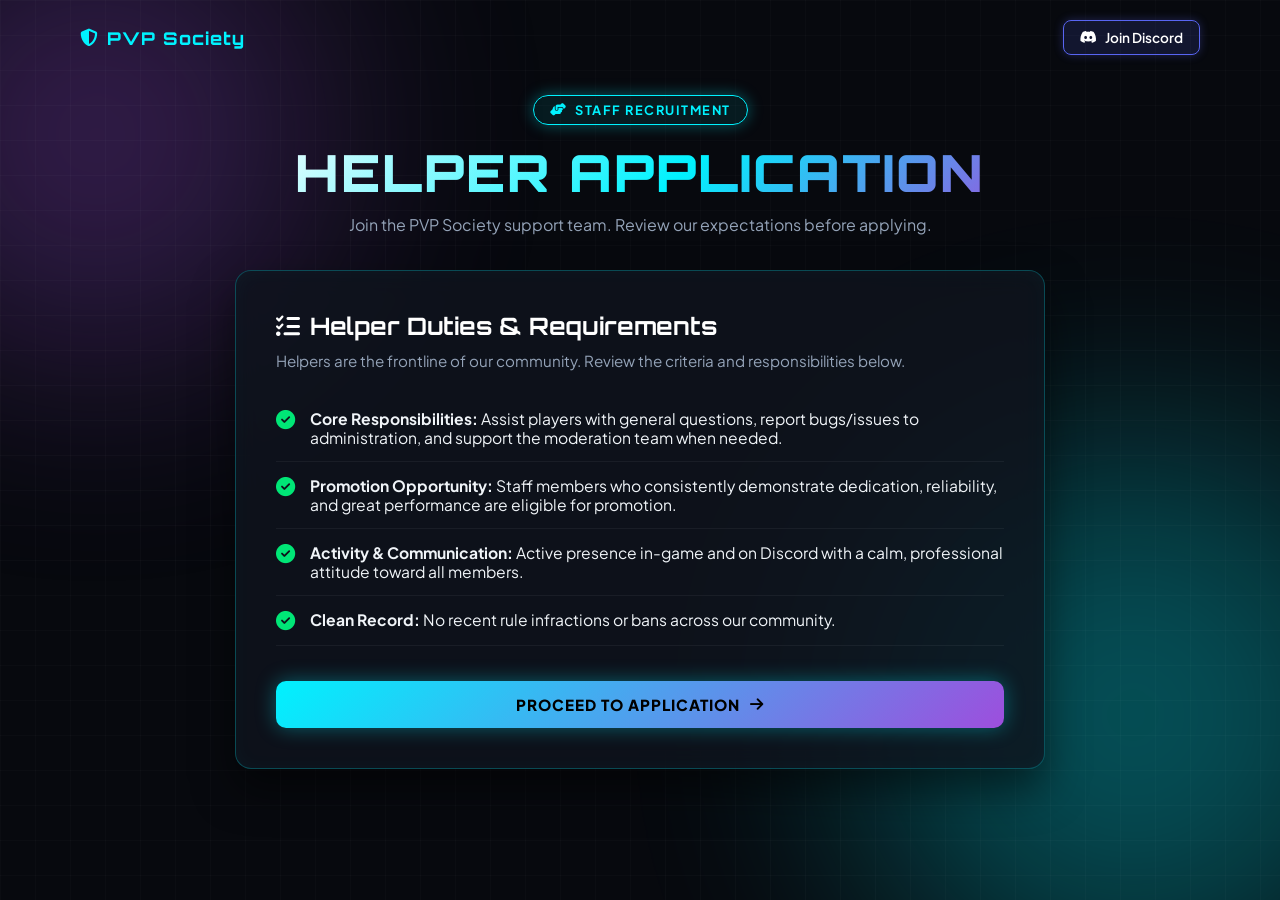
<file: PVP Society/index.html>
<!DOCTYPE html>
<html lang="en">
<head>
    <meta charset="UTF-8">
    <meta name="viewport" content="width=device-width, initial-scale=1.0">
    <title>PVP Society | Helper Requirements</title>
    <link rel="preconnect" href="https://fonts.googleapis.com">
    <link rel="preconnect" href="https://fonts.gstatic.com" crossorigin>
    <link href="https://fonts.googleapis.com/css2?family=Orbitron:wght@600;800;900&family=Plus+Jakarta+Sans:wght@400;500;600;700&display=swap" rel="stylesheet">
    <link rel="stylesheet" href="https://cdnjs.cloudflare.com/ajax/libs/font-awesome/6.4.0/css/all.min.css">
    <link rel="stylesheet" href="style.css">
    <link rel="stylesheet" href="animation.css">
</head>
<body>
    <div class="ambient-bg">
        <div class="orb orb-1"></div>
        <div class="orb orb-2"></div>
    </div>
    <div class="grid-overlay"></div>

    <!-- Top Navigation Bar with Discord Button -->
    <nav class="top-nav">
        <div class="nav-brand"><i class="fa-solid fa-shield-halved"></i> PVP Society</div>
        <a href="https://discord.gg/UAgjR3WCsD" target="_blank" class="btn-discord-top">
    <i class="fa-brands fa-discord"></i> Join Discord
</a>
    </nav>

    <div class="container">
        <header>
            <div class="badge animate-fade-in"><i class="fa-solid fa-handshake-angle"></i> Staff Recruitment</div>
            <h1 class="animate-slide-up">Helper Application</h1>
            <p class="animate-slide-up">Join the PVP Society support team. Review our expectations before applying.</p>
        </header>

        <main class="content-card animate-scale-up">
            <h2><i class="fa-solid fa-list-check"></i> Helper Duties & Requirements</h2>
            <p class="section-desc">Helpers are the frontline of our community. Review the criteria and responsibilities below.</p>

            <ul class="requirements-list">
                <li>
                    <i class="fa-solid fa-circle-check"></i>
                    <div>
                        <strong>Core Responsibilities:</strong> Assist players with general questions, report bugs/issues to administration, and support the moderation team when needed.
                    </div>
                </li>
                <li>
                    <i class="fa-solid fa-circle-check"></i>
                    <div>
                        <strong>Promotion Opportunity:</strong> Staff members who consistently demonstrate dedication, reliability, and great performance are eligible for promotion.
                    </div>
                </li>
                <li>
                    <i class="fa-solid fa-circle-check"></i>
                    <div>
                        <strong>Activity & Communication:</strong> Active presence in-game and on Discord with a calm, professional attitude toward all members.
                    </div>
                </li>
                <li>
                    <i class="fa-solid fa-circle-check"></i>
                    <div>
                        <strong>Clean Record:</strong> No recent rule infractions or bans across our community.
                    </div>
                </li>
            </ul>

            <div class="action-container">
                <a href="apply.html" class="btn-primary">
                    <span>Proceed to Application</span>
                    <i class="fa-solid fa-arrow-right"></i>
                </a>
            </div>
        </main>
    </div>
</body>
</html>
</file>
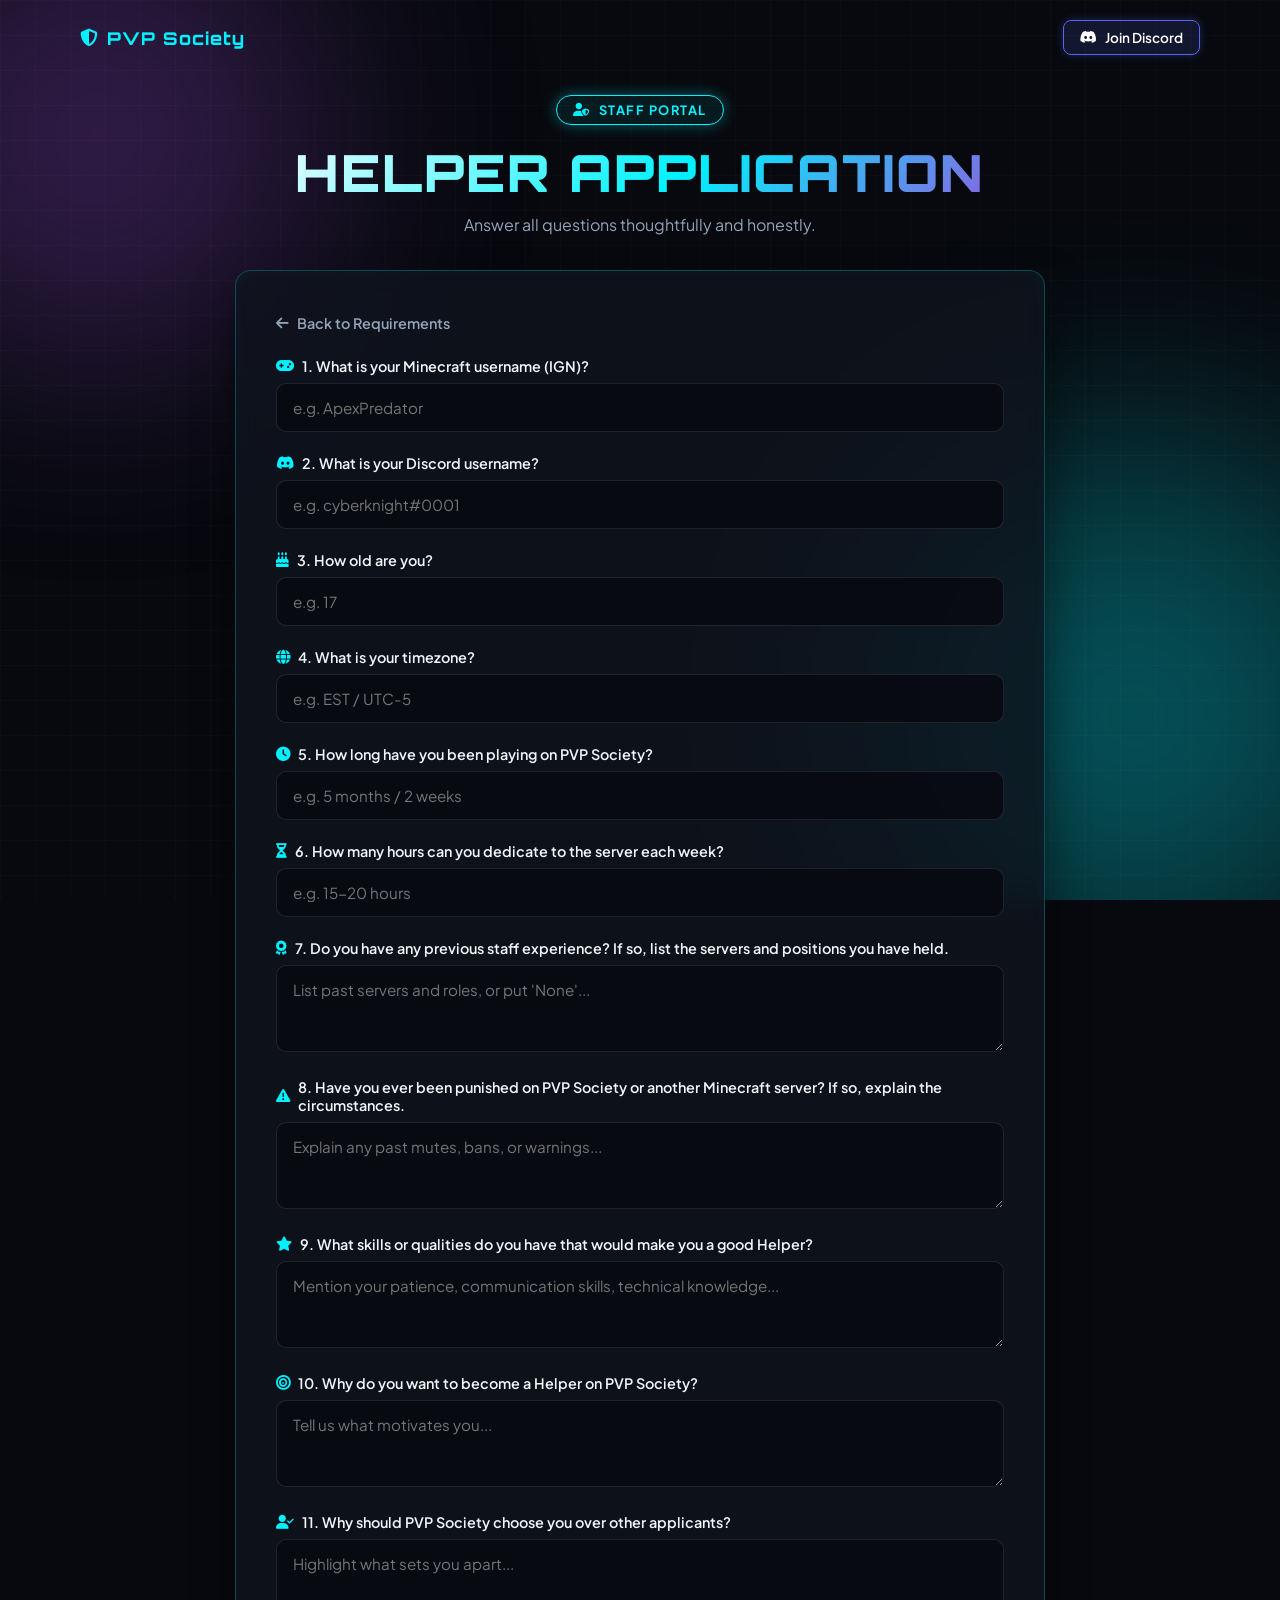
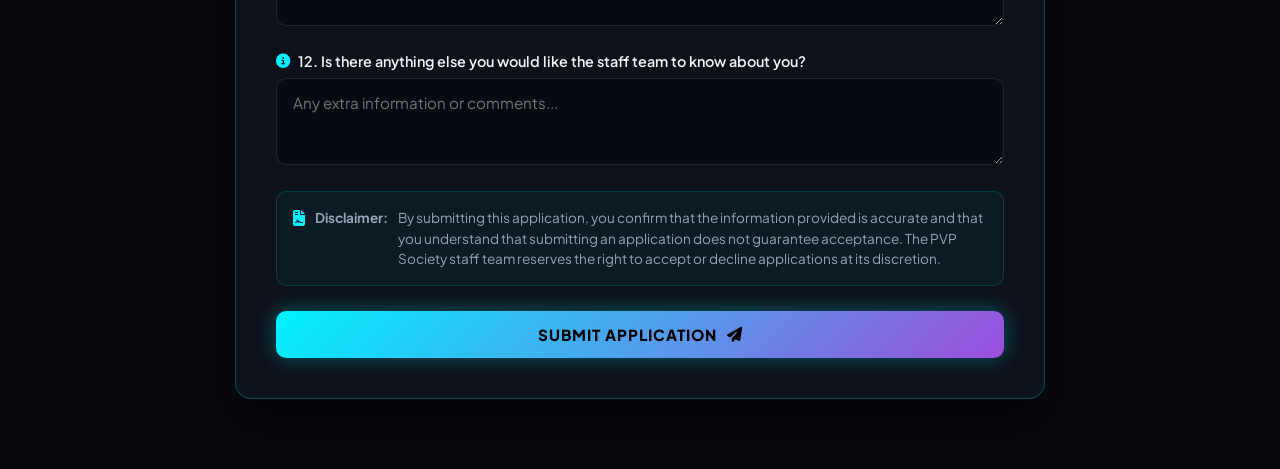
<file: PVP Society/apply.html>
<!DOCTYPE html>
<html lang="en">
<head>
    <meta charset="UTF-8">
    <meta name="viewport" content="width=device-width, initial-scale=1.0">
    <title>PVP Society | Helper Application Form</title>
    <link rel="preconnect" href="https://fonts.googleapis.com">
    <link rel="preconnect" href="https://fonts.gstatic.com" crossorigin>
    <link href="https://fonts.googleapis.com/css2?family=Orbitron:wght@600;800;900&family=Plus+Jakarta+Sans:wght@400;500;600;700&display=swap" rel="stylesheet">
    <link rel="stylesheet" href="https://cdnjs.cloudflare.com/ajax/libs/font-awesome/6.4.0/css/all.min.css">
    <link rel="stylesheet" href="style.css">
    <link rel="stylesheet" href="animation.css">
</head>
<body>
    <div class="ambient-bg">
        <div class="orb orb-1"></div>
        <div class="orb orb-2"></div>
    </div>
    <div class="grid-overlay"></div>

    <!-- Top Navigation Bar -->
    <nav class="top-nav">
        <div class="nav-brand"><i class="fa-solid fa-shield-halved"></i> PVP Society</div>
        <a href="https://discord.gg/UAgjR3WCsD" target="_blank" class="btn-discord-top">
    <i class="fa-brands fa-discord"></i> Join Discord
</a>
    </nav>

    <div class="container">
        <header>
            <div class="badge animate-fade-in"><i class="fa-solid fa-user-shield"></i> Staff Portal</div>
            <h1 class="animate-slide-up">Helper Application</h1>
            <p class="animate-slide-up">Answer all questions thoughtfully and honestly.</p>
        </header>

        <div class="app-card animate-scale-up">
            <div class="nav-back">
                <a href="index.html"><i class="fa-solid fa-arrow-left"></i> Back to Requirements</a>
            </div>

            <!-- Cooldown Alert Banner (Hidden by Default) -->
            <div id="cooldownBanner" class="cooldown-banner" style="display: none;">
                <i class="fa-solid fa-clock-rotate-left"></i>
                <div>
                    <strong>Application Cooldown Active</strong>
                    <p id="cooldownText">You submitted an application recently. You can reapply on...</p>
                </div>
            </div>

            <form id="pvpForm" action="process.php" method="POST">
                <!-- Question 1 -->
                <div class="form-group">
                    <label for="ign"><i class="fa-solid fa-gamepad"></i> 1. What is your Minecraft username (IGN)?</label>
                    <input type="text" id="ign" name="ign" placeholder="e.g. ApexPredator" required>
                </div>

                <!-- Question 2 -->
                <div class="form-group">
                    <label for="discord"><i class="fa-brands fa-discord"></i> 2. What is your Discord username?</label>
                    <input type="text" id="discord" name="discord" placeholder="e.g. cyberknight#0001" required>
                </div>

                <!-- Question 3 -->
                <div class="form-group">
                    <label for="age"><i class="fa-solid fa-cake-candles"></i> 3. How old are you?</label>
                    <input type="number" id="age" name="age" placeholder="e.g. 17" min="13" max="99" required>
                </div>

                <!-- Question 4 -->
                <div class="form-group">
                    <label for="timezone"><i class="fa-solid fa-globe"></i> 4. What is your timezone?</label>
                    <input type="text" id="timezone" name="timezone" placeholder="e.g. EST / UTC-5" required>
                </div>

                <!-- Question 5 -->
                <div class="form-group">
                    <label for="playtime"><i class="fa-solid fa-clock"></i> 5. How long have you been playing on PVP Society?</label>
                    <input type="text" id="playtime" name="playtime" placeholder="e.g. 5 months / 2 weeks" required>
                </div>

                <!-- Question 6 -->
                <div class="form-group">
                    <label for="play_hours"><i class="fa-solid fa-hourglass-half"></i> 6. How many hours can you dedicate to the server each week?</label>
                    <input type="text" id="play_hours" name="play_hours" placeholder="e.g. 15-20 hours" required>
                </div>

                <!-- Question 7 -->
                <div class="form-group">
                    <label for="experience"><i class="fa-solid fa-award"></i> 7. Do you have any previous staff experience? If so, list the servers and positions you have held.</label>
                    <textarea id="experience" name="experience" rows="3" placeholder="List past servers and roles, or put 'None'..." required></textarea>
                </div>

                <!-- Question 8 -->
                <div class="form-group">
                    <label for="punishments"><i class="fa-solid fa-triangle-exclamation"></i> 8. Have you ever been punished on PVP Society or another Minecraft server? If so, explain the circumstances.</label>
                    <textarea id="punishments" name="punishments" rows="3" placeholder="Explain any past mutes, bans, or warnings..." required></textarea>
                </div>

                <!-- Question 9 -->
                <div class="form-group">
                    <label for="skills"><i class="fa-solid fa-star"></i> 9. What skills or qualities do you have that would make you a good Helper?</label>
                    <textarea id="skills" name="skills" rows="3" placeholder="Mention your patience, communication skills, technical knowledge..." required></textarea>
                </div>

                <!-- Question 10 -->
                <div class="form-group">
                    <label for="why_helper"><i class="fa-solid fa-bullseye"></i> 10. Why do you want to become a Helper on PVP Society?</label>
                    <textarea id="why_helper" name="why_helper" rows="3" placeholder="Tell us what motivates you..." required></textarea>
                </div>

                <!-- Question 11 -->
                <div class="form-group">
                    <label for="why_you"><i class="fa-solid fa-user-check"></i> 11. Why should PVP Society choose you over other applicants?</label>
                    <textarea id="why_you" name="why_you" rows="3" placeholder="Highlight what sets you apart..." required></textarea>
                </div>

                <!-- Question 12 -->
                <div class="form-group">
                    <label for="additional"><i class="fa-solid fa-circle-info"></i> 12. Is there anything else you would like the staff team to know about you?</label>
                    <textarea id="additional" name="additional" rows="3" placeholder="Any extra information or comments..." required></textarea>
                </div>

                <!-- Disclaimer Notice -->
                <div class="form-disclaimer">
                    <p><i class="fa-solid fa-file-contract"></i> <strong>Disclaimer:</strong> By submitting this application, you confirm that the information provided is accurate and that you understand that submitting an application does not guarantee acceptance. The PVP Society staff team reserves the right to accept or decline applications at its discretion.</p>
                </div>

                <button type="submit" class="btn-submit" id="submitBtn">
                    <span>Submit Application</span>
                    <i class="fa-solid fa-paper-plane"></i>
                </button>
            </form>
            <div id="formResponse" class="form-response"></div>
        </div>
    </div>

    <script>
        const COOLDOWN_DAYS = 7;
        const COOLDOWN_MS = COOLDOWN_DAYS * 24 * 60 * 60 * 1000;

        // Check 7-day cooldown on page load
        function checkCooldown() {
            const lastSubmitted = localStorage.getItem('pvp_app_submitted');
            if (lastSubmitted) {
                const timePassed = Date.now() - parseInt(lastSubmitted, 10);
                if (timePassed < COOLDOWN_MS) {
                    const remainingMs = COOLDOWN_MS - timePassed;
                    const nextAvailableDate = new Date(Date.now() + remainingMs).toLocaleDateString(undefined, {
                        weekday: 'long', year: 'numeric', month: 'long', day: 'numeric'
                    });

                    // Lock form inputs
                    document.querySelectorAll('#pvpForm input, #pvpForm textarea, #pvpForm button').forEach(el => {
                        el.disabled = true;
                    });

                    const banner = document.getElementById('cooldownBanner');
                    const text = document.getElementById('cooldownText');
                    text.innerText = `You submitted an application recently. You can reapply on ${nextAvailableDate}.`;
                    banner.style.display = 'flex';
                }
            }
        }

        checkCooldown();

        // Handle AJAX Form Submission
        document.getElementById('pvpForm').addEventListener('submit', function(e) {
            e.preventDefault();
            const btn = document.getElementById('submitBtn');
            const respDiv = document.getElementById('formResponse');
            
            btn.disabled = true;
            btn.innerHTML = '<i class="fa-solid fa-spinner fa-spin"></i> Submitting...';
            
            const formData = new FormData(this);
            
            fetch('process.php', {
                method: 'POST',
                body: formData
            })
            .then(res => res.json())
            .then(data => {
                respDiv.style.display = 'block';
                if(data.success) {
                    respDiv.className = 'form-response success animate-fade-in';
                    respDiv.innerHTML = '<i class="fa-solid fa-circle-check"></i> ' + data.message;
                    
                    // Store submission timestamp in local storage
                    localStorage.setItem('pvp_app_submitted', Date.now().toString());
                    
                    document.getElementById('pvpForm').reset();
                    
                    // Refresh cooldown state after brief delay
                    setTimeout(checkCooldown, 2000);
                } else {
                    respDiv.className = 'form-response error animate-fade-in';
                    respDiv.innerHTML = '<i class="fa-solid fa-triangle-exclamation"></i> ' + (data.error || 'An error occurred.');
                    btn.disabled = false;
                    btn.innerHTML = '<span>Submit Application</span> <i class="fa-solid fa-paper-plane"></i>';
                }
            })
            .catch(err => {
                respDiv.style.display = 'block';
                respDiv.className = 'form-response error animate-fade-in';
                respDiv.innerHTML = '<i class="fa-solid fa-triangle-exclamation"></i> Network transmission error. Please try again.';
                btn.disabled = false;
                btn.innerHTML = '<span>Submit Application</span> <i class="fa-solid fa-paper-plane"></i>';
            });
        });
    </script>
</body>
</html>
</file>
<file: PVP Society/style.css>
:root {
    --bg-dark: #07090e;
    --card-bg: rgba(15, 20, 30, 0.82);
    --border-color: rgba(0, 242, 254, 0.25);
    --primary-cyan: #00f2fe;
    --primary-purple: #9d4edd;
    --neon-glow-cyan: rgba(0, 242, 254, 0.35);
    --text-main: #f0f4f8;
    --text-muted: #94a3b8;
    --danger: #ff4757;
    --success: #00e676;
}

* {
    margin: 0;
    padding: 0;
    box-sizing: border-box;
    font-family: 'Plus Jakarta Sans', sans-serif;
    -webkit-tap-highlight-color: transparent;
}

html {
    scroll-behavior: smooth;
}

body {
    background-color: var(--bg-dark);
    color: var(--text-main);
    min-height: 100vh;
    overflow-x: hidden;
    position: relative;
    padding-bottom: 50px;
}

/* Ambient Background Orbs */
.ambient-bg {
    position: fixed;
    top: 0;
    left: 0;
    width: 100vw;
    height: 100vh;
    z-index: -2;
    overflow: hidden;
    pointer-events: none;
}

.orb {
    position: absolute;
    border-radius: 50%;
    filter: blur(120px);
    opacity: 0.3;
}

.orb-1 {
    top: -10%;
    left: -10%;
    width: 450px;
    height: 450px;
    background: var(--primary-purple);
}

.orb-2 {
    bottom: -10%;
    right: -10%;
    width: 550px;
    height: 550px;
    background: var(--primary-cyan);
}

/* Grid Pattern Overlay */
.grid-overlay {
    position: fixed;
    top: 0;
    left: 0;
    width: 100%;
    height: 100%;
    background-image: 
        linear-gradient(rgba(255, 255, 255, 0.02) 1px, transparent 1px),
        linear-gradient(90deg, rgba(255, 255, 255, 0.02) 1px, transparent 1px);
    background-size: 35px 35px;
    z-index: -1;
    pointer-events: none;
}

/* Top Navigation Bar */
.top-nav {
    display: flex;
    justify-content: space-between;
    align-items: center;
    padding: 20px 40px;
    width: 100%;
    max-width: 1200px;
    margin: 0 auto;
}

.nav-brand {
    font-family: 'Orbitron', sans-serif;
    font-weight: 800;
    font-size: 1.1rem;
    color: var(--primary-cyan);
    display: flex;
    align-items: center;
    gap: 8px;
    letter-spacing: 1px;
}

.btn-discord-top {
    display: inline-flex;
    align-items: center;
    gap: 8px;
    background: rgba(88, 101, 242, 0.15);
    border: 1px solid #5865F2;
    color: #fff;
    padding: 8px 16px;
    border-radius: 8px;
    font-weight: 600;
    font-size: 0.85rem;
    text-decoration: none;
    transition: all 0.2s ease;
    box-shadow: 0 0 10px rgba(88, 101, 242, 0.3);
}

.btn-discord-top:hover {
    background: #5865F2;
    box-shadow: 0 0 18px rgba(88, 101, 242, 0.6);
    transform: translateY(-1px);
}

/* Container */
.container {
    width: 100%;
    max-width: 850px;
    margin: 0 auto;
    padding: 20px 20px;
}

/* Header */
header {
    text-align: center;
    margin-bottom: 35px;
}

.badge {
    display: inline-flex;
    align-items: center;
    gap: 8px;
    padding: 6px 16px;
    background: rgba(0, 242, 254, 0.08);
    border: 1px solid var(--primary-cyan);
    border-radius: 20px;
    color: var(--primary-cyan);
    font-size: 0.8rem;
    font-weight: 700;
    letter-spacing: 1.5px;
    text-transform: uppercase;
    margin-bottom: 15px;
    box-shadow: 0 0 15px var(--neon-glow-cyan);
}

h1 {
    font-family: 'Orbitron', sans-serif;
    font-size: clamp(2.2rem, 5vw, 3.2rem);
    font-weight: 900;
    text-transform: uppercase;
    letter-spacing: 2px;
    background: linear-gradient(135deg, #ffffff 0%, var(--primary-cyan) 55%, var(--primary-purple) 100%);
    -webkit-background-clip: text;
    -webkit-text-fill-color: transparent;
    margin-bottom: 10px;
}

header p {
    color: var(--text-muted);
    font-size: 1rem;
}

/* Cards */
.content-card, .app-card {
    background: var(--card-bg);
    backdrop-filter: blur(14px);
    -webkit-backdrop-filter: blur(14px);
    border: 1px solid var(--border-color);
    border-radius: 16px;
    padding: clamp(20px, 5vw, 40px);
    box-shadow: 0 20px 40px rgba(0, 0, 0, 0.5),
                inset 0 0 20px rgba(0, 242, 254, 0.03);
}

.content-card h2 {
    font-family: 'Orbitron', sans-serif;
    font-size: 1.5rem;
    margin-bottom: 10px;
    color: #fff;
    display: flex;
    align-items: center;
    gap: 10px;
}

.section-desc {
    color: var(--text-muted);
    font-size: 0.95rem;
    margin-bottom: 25px;
}

/* Requirements List */
.requirements-list {
    list-style: none;
    margin-bottom: 35px;
}

.requirements-list li {
    display: flex;
    gap: 15px;
    align-items: flex-start;
    padding: 14px 0;
    border-bottom: 1px solid rgba(255, 255, 255, 0.05);
    color: var(--text-main);
    font-size: 0.98rem;
}

.requirements-list li i {
    color: var(--success);
    font-size: 1.2rem;
    margin-top: 2px;
}

/* Navigation & Buttons */
.action-container {
    display: flex;
    justify-content: flex-end;
}

.nav-back {
    margin-bottom: 25px;
}

.nav-back a {
    color: var(--text-muted);
    text-decoration: none;
    font-size: 0.9rem;
    font-weight: 600;
    display: inline-flex;
    align-items: center;
    gap: 8px;
    transition: color 0.2s ease;
}

.nav-back a:hover {
    color: var(--primary-cyan);
}

.btn-primary, .btn-submit {
    display: inline-flex;
    align-items: center;
    justify-content: center;
    gap: 10px;
    background: linear-gradient(135deg, var(--primary-cyan), var(--primary-purple));
    color: #000;
    font-family: 'Orbitron', sans-serif;
    font-weight: 800;
    font-size: 0.95rem;
    text-transform: uppercase;
    letter-spacing: 1px;
    padding: 14px 28px;
    border: none;
    border-radius: 10px;
    cursor: pointer;
    text-decoration: none;
    box-shadow: 0 0 20px var(--neon-glow-cyan);
    transition: transform 0.2s ease, box-shadow 0.2s ease;
    width: 100%;
}

.btn-primary:hover, .btn-submit:hover {
    transform: translateY(-2px);
    box-shadow: 0 0 30px var(--primary-cyan);
}

/* Form Styling */
.form-group {
    margin-bottom: 22px;
}

.form-group label {
    display: block;
    font-size: 0.9rem;
    font-weight: 600;
    color: var(--text-main);
    margin-bottom: 8px;
    display: flex;
    align-items: center;
    gap: 8px;
}

.form-group label i {
    color: var(--primary-cyan);
}

input[type="text"],
input[type="number"],
textarea {
    width: 100%;
    background: rgba(8, 11, 18, 0.9);
    border: 1px solid rgba(255, 255, 255, 0.1);
    border-radius: 10px;
    padding: 14px 16px;
    color: #fff;
    font-size: 0.95rem;
    outline: none;
    transition: border-color 0.2s ease, box-shadow 0.2s ease;
}

input:focus, textarea:focus {
    border-color: var(--primary-cyan);
    box-shadow: 0 0 12px var(--neon-glow-cyan);
}

/* Disclaimer Box */
.form-disclaimer {
    background: rgba(0, 242, 254, 0.04);
    border: 1px solid rgba(0, 242, 254, 0.15);
    border-radius: 10px;
    padding: 16px;
    margin-bottom: 25px;
}

.form-disclaimer p {
    color: var(--text-muted);
    font-size: 0.85rem;
    line-height: 1.5;
    display: flex;
    gap: 10px;
    align-items: flex-start;
}

.form-disclaimer i {
    color: var(--primary-cyan);
    font-size: 1rem;
    margin-top: 2px;
}

/* Cooldown Banner Styling */
.cooldown-banner {
    background: rgba(255, 71, 87, 0.1);
    border: 1px solid var(--danger);
    border-radius: 12px;
    padding: 18px 20px;
    margin-bottom: 25px;
    display: flex;
    align-items: center;
    gap: 15px;
    color: #fff;
    box-shadow: 0 0 15px rgba(255, 71, 87, 0.2);
}

.cooldown-banner i {
    font-size: 1.8rem;
    color: var(--danger);
}

.cooldown-banner strong {
    display: block;
    font-size: 1rem;
    color: var(--danger);
    margin-bottom: 3px;
}

.cooldown-banner p {
    font-size: 0.88rem;
    color: var(--text-muted);
}

/* Feedback Responses */
.form-response {
    display: none;
    margin-top: 20px;
    padding: 14px;
    border-radius: 10px;
    font-size: 0.95rem;
    text-align: center;
    font-weight: 600;
}

.form-response.success {
    background: rgba(0, 230, 118, 0.15);
    border: 1px solid var(--success);
    color: var(--success);
}

.form-response.error {
    background: rgba(255, 71, 87, 0.15);
    border: 1px solid var(--danger);
    color: var(--danger);
}

/* Mobile Responsiveness */
@media (max-width: 600px) {
    .top-nav {
        padding: 15px 20px;
    }
    .container {
        padding: 15px 10px;
    }
    .content-card, .app-card {
        padding: 20px 15px;
    }
}
</file>
<file: PVP Society/animation.css>
/* Smooth Background Float Animation */
@keyframes orbFloat {
    0% { transform: translate(0, 0) scale(1); }
    50% { transform: translate(60px, 40px) scale(1.08); }
    100% { transform: translate(-30px, 70px) scale(0.92); }
}

.orb-1 {
    animation: orbFloat 16s ease-in-out infinite alternate;
}

.orb-2 {
    animation: orbFloat 20s ease-in-out infinite alternate-reverse;
}

/* Entrance Animations */
@keyframes fadeIn {
    from { opacity: 0; }
    to { opacity: 1; }
}

@keyframes slideUp {
    from { opacity: 0; transform: translateY(20px); }
    to { opacity: 1; transform: translateY(0); }
}

@keyframes scaleUp {
    from { opacity: 0; transform: scale(0.97); }
    to { opacity: 1; transform: scale(1); }
}

.animate-fade-in {
    animation: fadeIn 0.8s cubic-bezier(0.16, 1, 0.3, 1) forwards;
}

.animate-slide-up {
    animation: slideUp 0.8s cubic-bezier(0.16, 1, 0.3, 1) forwards;
}

.animate-scale-up {
    animation: scaleUp 0.8s cubic-bezier(0.16, 1, 0.3, 1) forwards;
}

/* Dropdown & Interactive Transition FX */
select, input, textarea, .btn-primary, .btn-submit {
    transition: all 0.25s cubic-bezier(0.4, 0, 0.2, 1);
}

/* Smooth Scrollbar Customization */
::-webkit-scrollbar {
    width: 8px;
}

::-webkit-scrollbar-track {
    background: var(--bg-dark);
}

::-webkit-scrollbar-thumb {
    background: rgba(0, 242, 254, 0.25);
    border-radius: 4px;
}

::-webkit-scrollbar-thumb:hover {
    background: var(--primary-cyan);
}
</file>
